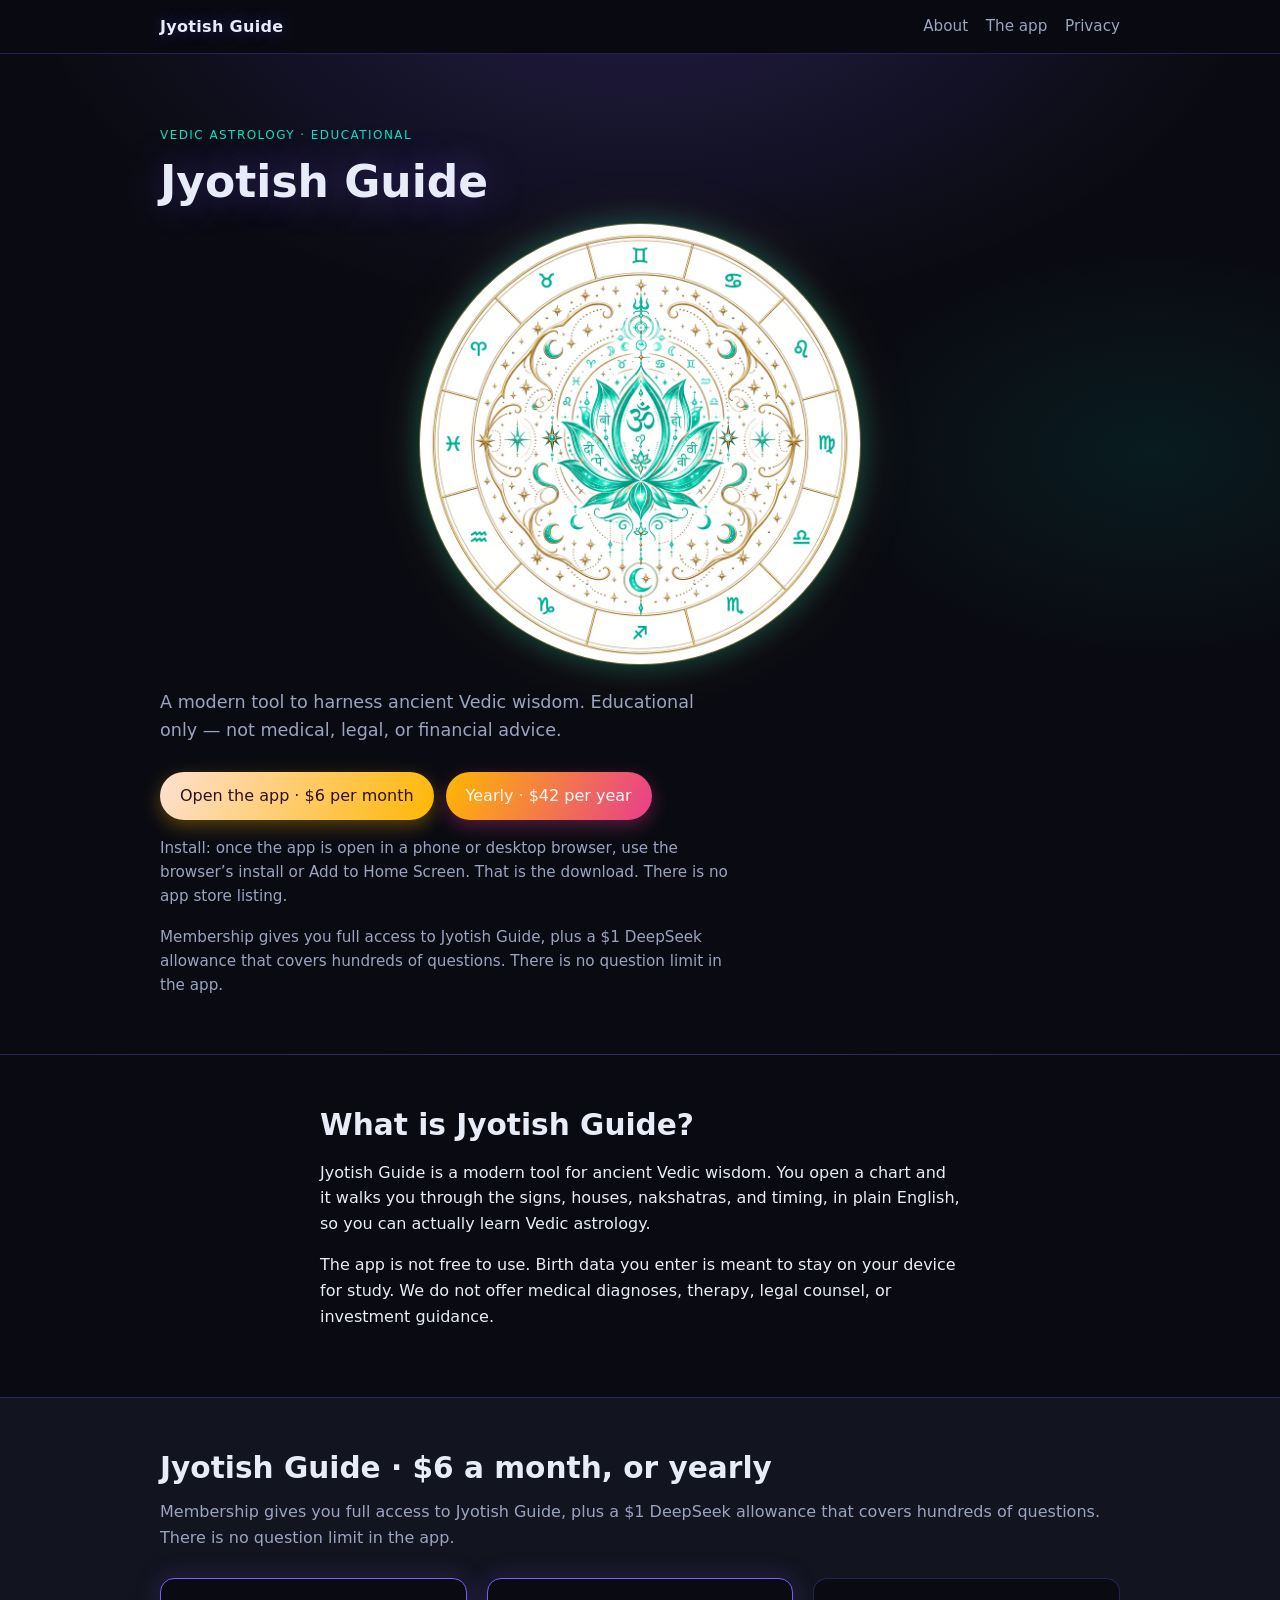
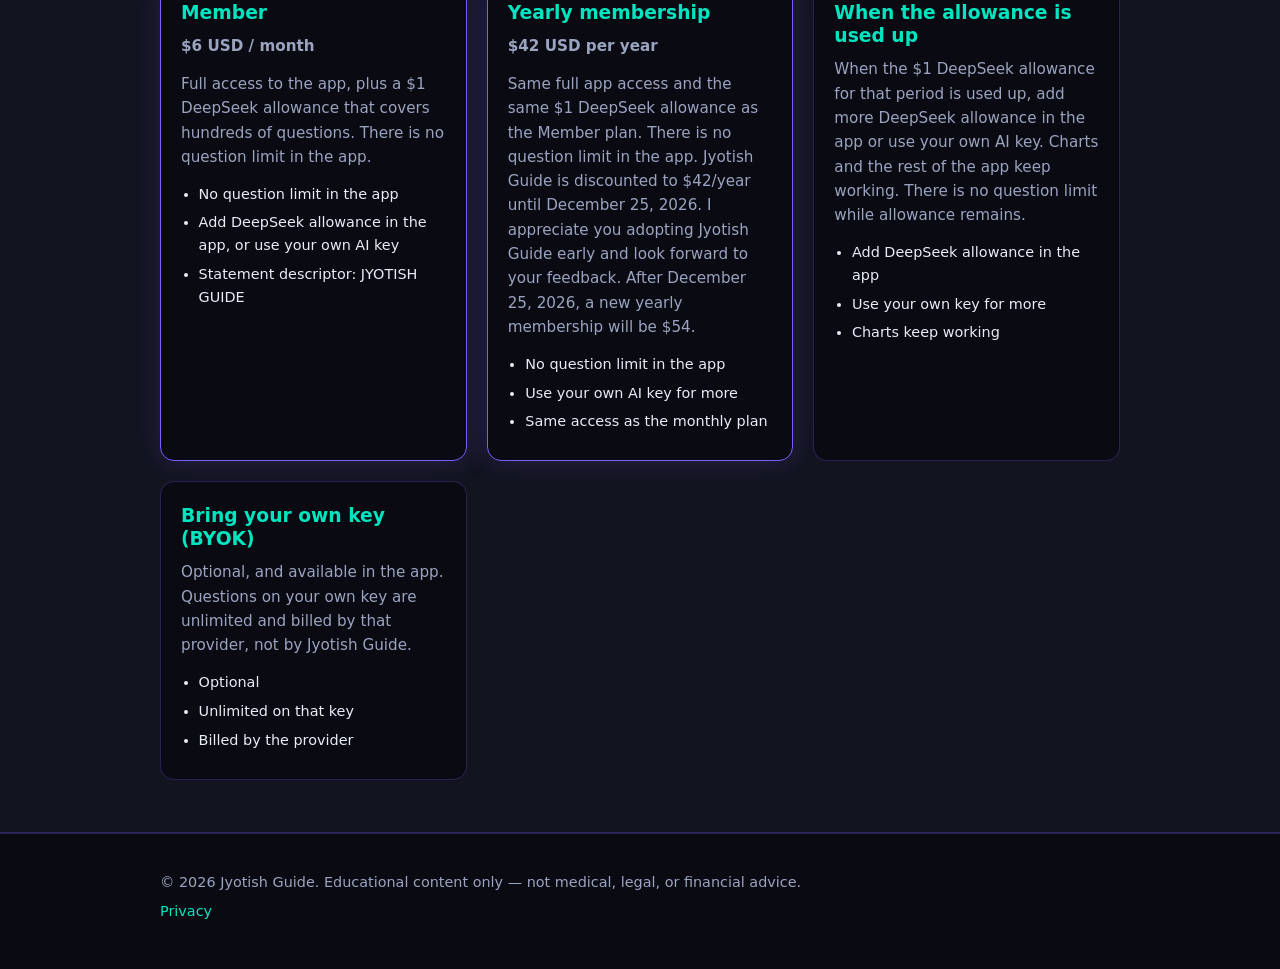
<file: index.html>
<!DOCTYPE html>
<html lang="en">
<head>
  <meta charset="UTF-8">
  <meta name="viewport" content="width=device-width, initial-scale=1">
  <meta name="description" content="Jyotish Guide — Vedic astrology app. Membership includes a $1 DeepSeek allowance that covers hundreds of questions. There is no question limit in the app. Educational only.">
  <title>Jyotish Guide — Vedic astrology app</title>
  <link rel="stylesheet" href="styles.css">
</head>
<body>
  <header class="site-header">
    <div class="wrap">
      <a class="logo" href="index.html">Jyotish Guide</a>
      <nav>
        <a href="#about">About</a>
        <a href="#app">The app</a>
        <a href="privacy.html">Privacy</a>
      </nav>
    </div>
  </header>

  <main>
    <section class="hero">
      <div class="wrap">
        <p class="eyebrow">Vedic astrology · Educational</p>
        <h1>Jyotish Guide</h1>
        <img class="hero-lotus hero-mandala" src="images/mandala-bg-light.png" width="900" height="900" alt="Turquoise and gold lotus mandala with Om and the zodiac ring">
        <p class="lead">
          A modern tool to harness ancient Vedic wisdom.
          Educational only — not medical, legal, or financial advice.
        </p>
        <p class="hero-actions">
          <button class="btn" id="open-app" type="button">Open the app · $6 per month</button>
          <button class="btn" id="open-year" type="button">Yearly · $42 per year</button>
        </p>
        <p id="pay-status" class="install-note" hidden></p>
        <p class="install-note">
          Install: once the app is open in a phone or desktop browser, use the browser’s
          install or Add to Home Screen. That is the download. There is no app store listing.
        </p>
        <p class="honest">
          Membership gives you full access to Jyotish Guide, plus a $1 DeepSeek allowance that covers hundreds of questions. There is no question limit in the app.
        </p>
      </div>
    </section>

    <section id="about" class="section">
      <div class="wrap narrow">
        <h2>What is Jyotish Guide?</h2>
        <p>
          Jyotish Guide is a modern tool for ancient Vedic wisdom. You open a chart and it walks you through the signs, houses, nakshatras, and timing, in plain English, so you can actually learn Vedic astrology.
        </p>
        <p>
          The app is not free to use. Birth data you enter is meant to stay on
          your device for study. We do not offer medical diagnoses, therapy, legal
          counsel, or investment guidance.
        </p>
      </div>
    </section>

    <section id="app" class="section levels">
      <div class="wrap">
        <h2>Jyotish Guide · $6 a month, or yearly</h2>
        <p class="section-intro">
          Membership gives you full access to Jyotish Guide, plus a $1 DeepSeek allowance that covers hundreds of questions. There is no question limit in the app.
        </p>
        <div class="cards">
          <article class="card featured">
            <h3>Member</h3>
            <p class="price">$6 USD / month</p>
            <p>
              Full access to the app, plus a $1 DeepSeek allowance that covers hundreds of questions. There is no question limit in the app.
            </p>
            <ul>
              <li>No question limit in the app</li>
              <li>Add DeepSeek allowance in the app, or use your own AI key</li>
              <li>Statement descriptor: JYOTISH GUIDE</li>
            </ul>
          </article>
          <article class="card featured">
            <h3>Yearly membership</h3>
            <p class="price">$42 USD per year</p>
            <p>
              Same full app access and the same $1 DeepSeek allowance as the Member plan. There is no question limit in the app. Jyotish Guide is discounted to $42/year until December 25, 2026. I appreciate you adopting Jyotish Guide early and look forward to your feedback. After December 25, 2026, a new yearly membership will be $54.
            </p>
            <ul>
              <li>No question limit in the app</li>
              <li>Use your own AI key for more</li>
              <li>Same access as the monthly plan</li>
            </ul>
          </article>
          <article class="card">
            <h3>When the allowance is used up</h3>
            <p>
              When the $1 DeepSeek allowance for that period is used up, add more DeepSeek allowance in the app or use your own AI key.
              Charts and the rest of the app keep working. There is no question limit while allowance remains.
            </p>
            <ul>
              <li>Add DeepSeek allowance in the app</li>
              <li>Use your own key for more</li>
              <li>Charts keep working</li>
            </ul>
          </article>
          <article class="card">
            <h3>Bring your own key (BYOK)</h3>
            <p>
              Optional, and available in the app. Questions on your own key are unlimited
              and billed by that provider, not by Jyotish Guide.
            </p>
            <ul>
              <li>Optional</li>
              <li>Unlimited on that key</li>
              <li>Billed by the provider</li>
            </ul>
          </article>
        </div>
      </div>
    </section>

  </main>

  <footer class="site-footer">
    <div class="wrap">
      <p>© 2026 Jyotish Guide. Educational content only — not medical, legal, or financial advice.</p>
      <p><a href="privacy.html">Privacy</a></p>
    </div>
  </footer>

  <script>
    (function () {
      // Public billing server origin, no trailing slash. Leave empty until that server
      // is deployed with STRIPE_SECRET_KEY. GitHub Pages cannot charge a card itself.
      var BILLING_ORIGIN = 'https://jyotish-guide.onrender.com';
      var btn = document.getElementById('open-app');
      var status = document.getElementById('pay-status');

      function show(message) {
        status.hidden = false;
        status.textContent = message;
      }

      var yearBtn = document.getElementById('open-year');

      function startCheckout(kind, pending, button) {
        var origin = BILLING_ORIGIN.replace(/\/$/, '');
        if (!origin) {
          show('Checkout cannot charge yet. This GitHub Pages site has no payment server. Monthly Member Checkout (kind member, $6 per month) and yearly Checkout (kind member_year) run only after the billing server is on a public URL with STRIPE_SECRET_KEY.');
          return;
        }
        btn.disabled = true;
        yearBtn.disabled = true;
        show(pending);
        fetch(origin + '/api/checkout', {
          method: 'POST',
          credentials: 'include',
          headers: { 'Content-Type': 'application/json' },
          body: JSON.stringify({ kind: kind })
        }).then(function (res) {
          return res.json().catch(function () { return {}; }).then(function (data) {
            return { ok: res.ok, status: res.status, data: data };
          });
        }).then(function (out) {
          if (!out.ok || typeof out.data.url !== 'string') {
            throw new Error(typeof out.data.error === 'string' ? out.data.error : ('Checkout failed (' + out.status + ').'));
          }
          window.location.assign(out.data.url);
        }).catch(function (err) {
          show(err && err.message ? err.message : 'Checkout failed.');
          btn.disabled = false;
          yearBtn.disabled = false;
        });
      }

      btn.addEventListener('click', function () {
        startCheckout('member', 'Opening Stripe Checkout for the monthly Member plan ($6 per month)…', btn);
      });
      yearBtn.addEventListener('click', function () {
        startCheckout('member_year', 'Opening Stripe Checkout for yearly membership. Jyotish Guide is discounted to $42/year until December 25, 2026. I appreciate you adopting Jyotish Guide early and look forward to your feedback. After December 25, 2026, a new yearly membership will be $54.', yearBtn);
      });
    })();
  </script>
</body>
</html>
</file>
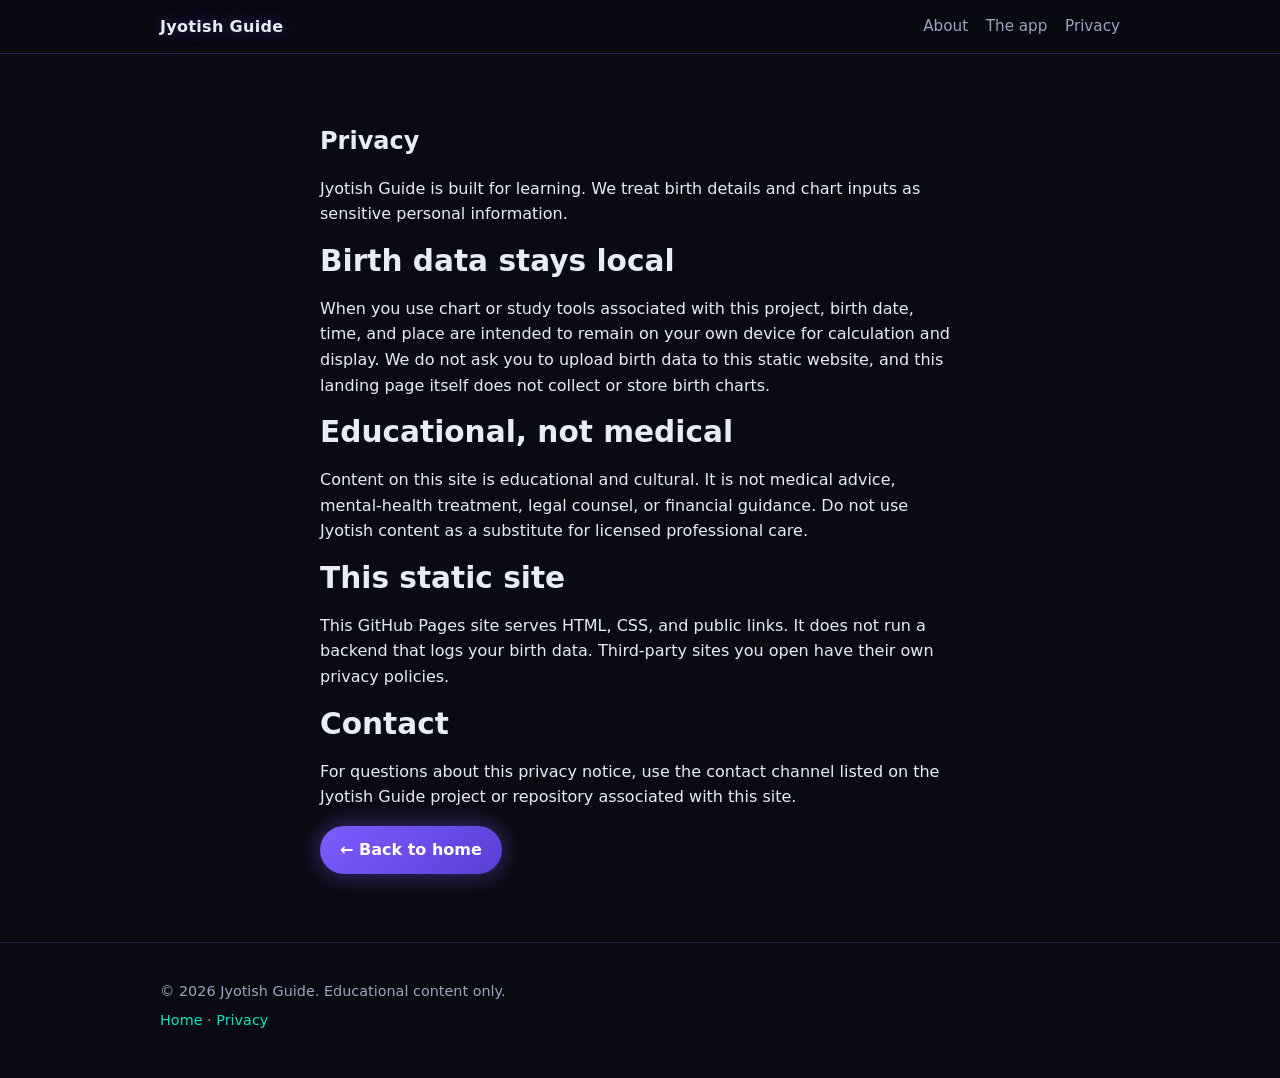
<file: privacy.html>
<!DOCTYPE html>
<html lang="en">
<head>
  <meta charset="UTF-8">
  <meta name="viewport" content="width=device-width, initial-scale=1">
  <meta name="description" content="Privacy policy for Jyotish Guide — birth data stays local; educational use only.">
  <title>Privacy — Jyotish Guide</title>
  <link rel="stylesheet" href="styles.css">
</head>
<body>
  <header class="site-header">
    <div class="wrap">
      <a class="logo" href="index.html">Jyotish Guide</a>
      <nav>
        <a href="index.html#about">About</a>
        <a href="index.html#app">The app</a>
        <a href="privacy.html">Privacy</a>
      </nav>
    </div>
  </header>

  <main>
    <section class="section">
      <div class="wrap narrow">
        <h1>Privacy</h1>
        <p>
          Jyotish Guide is built for learning. We treat birth details and chart
          inputs as sensitive personal information.
        </p>
        <h2>Birth data stays local</h2>
        <p>
          When you use chart or study tools associated with this project, birth
          date, time, and place are intended to remain on your own device for
          calculation and display. We do not ask you to upload birth data to this
          static website, and this landing page itself does not collect or store
          birth charts.
        </p>
        <h2>Educational, not medical</h2>
        <p>
          Content on this site is educational and cultural. It is not medical
          advice, mental-health treatment, legal counsel, or financial guidance.
          Do not use Jyotish content as a substitute for licensed professional care.
        </p>
        <h2>This static site</h2>
        <p>
          This GitHub Pages site serves HTML, CSS, and public links. It does not
          run a backend that logs your birth data. Third-party sites you open
          have their own privacy policies.
        </p>
        <h2>Contact</h2>
        <p>
          For questions about this privacy notice, use the contact channel listed
          on the Jyotish Guide project or repository associated with this site.
        </p>
        <p><a class="btn" href="index.html">← Back to home</a></p>
      </div>
    </section>
  </main>

  <footer class="site-footer">
    <div class="wrap">
      <p>© 2026 Jyotish Guide. Educational content only.</p>
      <p><a href="index.html">Home</a> · <a href="privacy.html">Privacy</a></p>
    </div>
  </footer>
</body>
</html>
</file>
<file: styles.css>
/* Jyotish Guide — dark neon, simple, mobile-friendly */
:root {
  --bg: #0a0b12;
  --bg-elevated: #12141f;
  --text: #e8ecf8;
  --muted: #9aa3c0;
  --neon: #7c5cff;
  --neon-2: #00e5c0;
  --neon-glow: rgba(124, 92, 255, 0.45);
  --border: rgba(124, 92, 255, 0.28);
  --radius: 14px;
  --max: 960px;
}

*, *::before, *::after { box-sizing: border-box; }

html { scroll-behavior: smooth; }

body {
  margin: 0;
  font-family: system-ui, -apple-system, "Segoe UI", Roboto, Ubuntu, sans-serif;
  background: var(--bg);
  color: var(--text);
  line-height: 1.6;
  min-height: 100vh;
}

a { color: var(--neon-2); text-decoration: none; }
a:hover { text-decoration: underline; }

.wrap {
  width: min(100% - 2rem, var(--max));
  margin-inline: auto;
}
.wrap.narrow { width: min(100% - 2rem, 640px); }

.site-header {
  position: sticky;
  top: 0;
  z-index: 10;
  background: rgba(10, 11, 18, 0.88);
  backdrop-filter: blur(10px);
  border-bottom: 1px solid var(--border);
}
.site-header .wrap {
  display: flex;
  align-items: center;
  justify-content: space-between;
  gap: 1rem;
  padding: 0.85rem 0;
}
.logo {
  font-weight: 700;
  letter-spacing: 0.02em;
  color: var(--text);
  text-shadow: 0 0 18px var(--neon-glow);
}
.logo:hover { text-decoration: none; color: var(--neon-2); }
nav { display: flex; flex-wrap: wrap; gap: 0.85rem 1.1rem; }
nav a { color: var(--muted); font-size: 0.95rem; }
nav a:hover { color: var(--text); }

.hero {
  padding: 4.5rem 0 3.5rem;
  background:
    radial-gradient(ellipse 80% 60% at 50% -10%, rgba(124, 92, 255, 0.22), transparent 60%),
    radial-gradient(ellipse 50% 40% at 90% 40%, rgba(0, 229, 192, 0.08), transparent 50%);
  border-bottom: 1px solid var(--border);
}
.eyebrow {
  text-transform: uppercase;
  letter-spacing: 0.12em;
  font-size: 0.75rem;
  color: var(--neon-2);
  margin: 0 0 0.75rem;
}
.hero h1 {
  margin: 0 0 1rem;
  font-size: clamp(1.85rem, 4.5vw, 2.75rem);
  line-height: 1.15;
  text-shadow: 0 0 40px var(--neon-glow);
}
.lead {
  font-size: 1.1rem;
  color: var(--muted);
  max-width: 36rem;
  margin: 0 0 1.75rem;
}

.btn {
  display: inline-block;
  padding: 0.7rem 1.25rem;
  border-radius: 999px;
  background: linear-gradient(135deg, var(--neon), #5a3fd4);
  color: #fff;
  font-weight: 600;
  box-shadow: 0 0 24px var(--neon-glow);
  border: none;
}
.btn:hover { text-decoration: none; filter: brightness(1.08); }
/* Membership chips: landing gradient peach → amber → magenta. Yearly is not a white pill. */
#open-app {
  background: linear-gradient(115deg, #ffe0d0 0%, #ffb703 100%);
  color: #2c1224;
  box-shadow: 0 6px 18px rgba(255, 183, 3, 0.32);
}
#open-year {
  background: linear-gradient(115deg, #ffb703 0%, #e83e8c 100%);
  color: #fffaf7;
  box-shadow: 0 6px 18px rgba(232, 62, 140, 0.34);
}
#open-app:hover { color: #2c1224; }
#open-year:hover { color: #fffaf7; }
.hero-actions {
  display: flex;
  flex-wrap: wrap;
  gap: 0.75rem;
  margin: 0;
}
button.btn {
  font: inherit;
  cursor: pointer;
}
button.btn:disabled {
  opacity: 0.7;
  cursor: progress;
}
.install-note,
.honest {
  color: var(--muted);
  max-width: 36rem;
  margin: 1rem 0 0;
  font-size: 0.95rem;
}
.price {
  margin: 0 0 0.6rem;
  font-size: 1.55rem;
  font-weight: 700;
  color: var(--text);
}

.section { padding: 3.25rem 0; }
.section h2 {
  margin: 0 0 0.75rem;
  font-size: clamp(1.4rem, 3vw, 1.85rem);
}
.section-intro { color: var(--muted); margin: 0 0 1.75rem; }

.levels {
  background: var(--bg-elevated);
  border-block: 1px solid var(--border);
}
.cards {
  display: grid;
  gap: 1.25rem;
  grid-template-columns: 1fr;
}
@media (min-width: 720px) {
  .cards { grid-template-columns: repeat(3, 1fr); }
}
.card {
  background: var(--bg);
  border: 1px solid var(--border);
  border-radius: var(--radius);
  padding: 1.35rem 1.25rem;
}
.card.featured {
  border-color: var(--neon);
  box-shadow: 0 0 28px rgba(124, 92, 255, 0.2);
}
.card h3 {
  margin: 0 0 0.6rem;
  color: var(--neon-2);
}
.card p { margin: 0 0 0.85rem; color: var(--muted); font-size: 0.95rem; }
.card ul {
  margin: 0;
  padding-left: 1.1rem;
  color: var(--text);
  font-size: 0.9rem;
}
.card li { margin-bottom: 0.35rem; }

.site-footer {
  padding: 2rem 0 2.5rem;
  border-top: 1px solid var(--border);
  color: var(--muted);
  font-size: 0.9rem;
}
.site-footer p { margin: 0.35rem 0; }

h1, h2, h3 { line-height: 1.25; }

.hero-lotus {
  display: block;
  width: min(100%, 420px);
  height: auto;
  margin: 0 auto 1.5rem;
  border-radius: 18px;
  background: #fff;
}

/* Turquoise + gold mandala (same light variant as the app), centred as a round medallion. */
.hero-mandala {
  width: min(100%, 440px);
  border-radius: 50%;
  box-shadow:
    0 0 0 1px rgba(214, 170, 72, 0.45),
    0 0 28px rgba(0, 229, 192, 0.3),
    0 0 60px rgba(214, 170, 72, 0.14);
}
</file>
